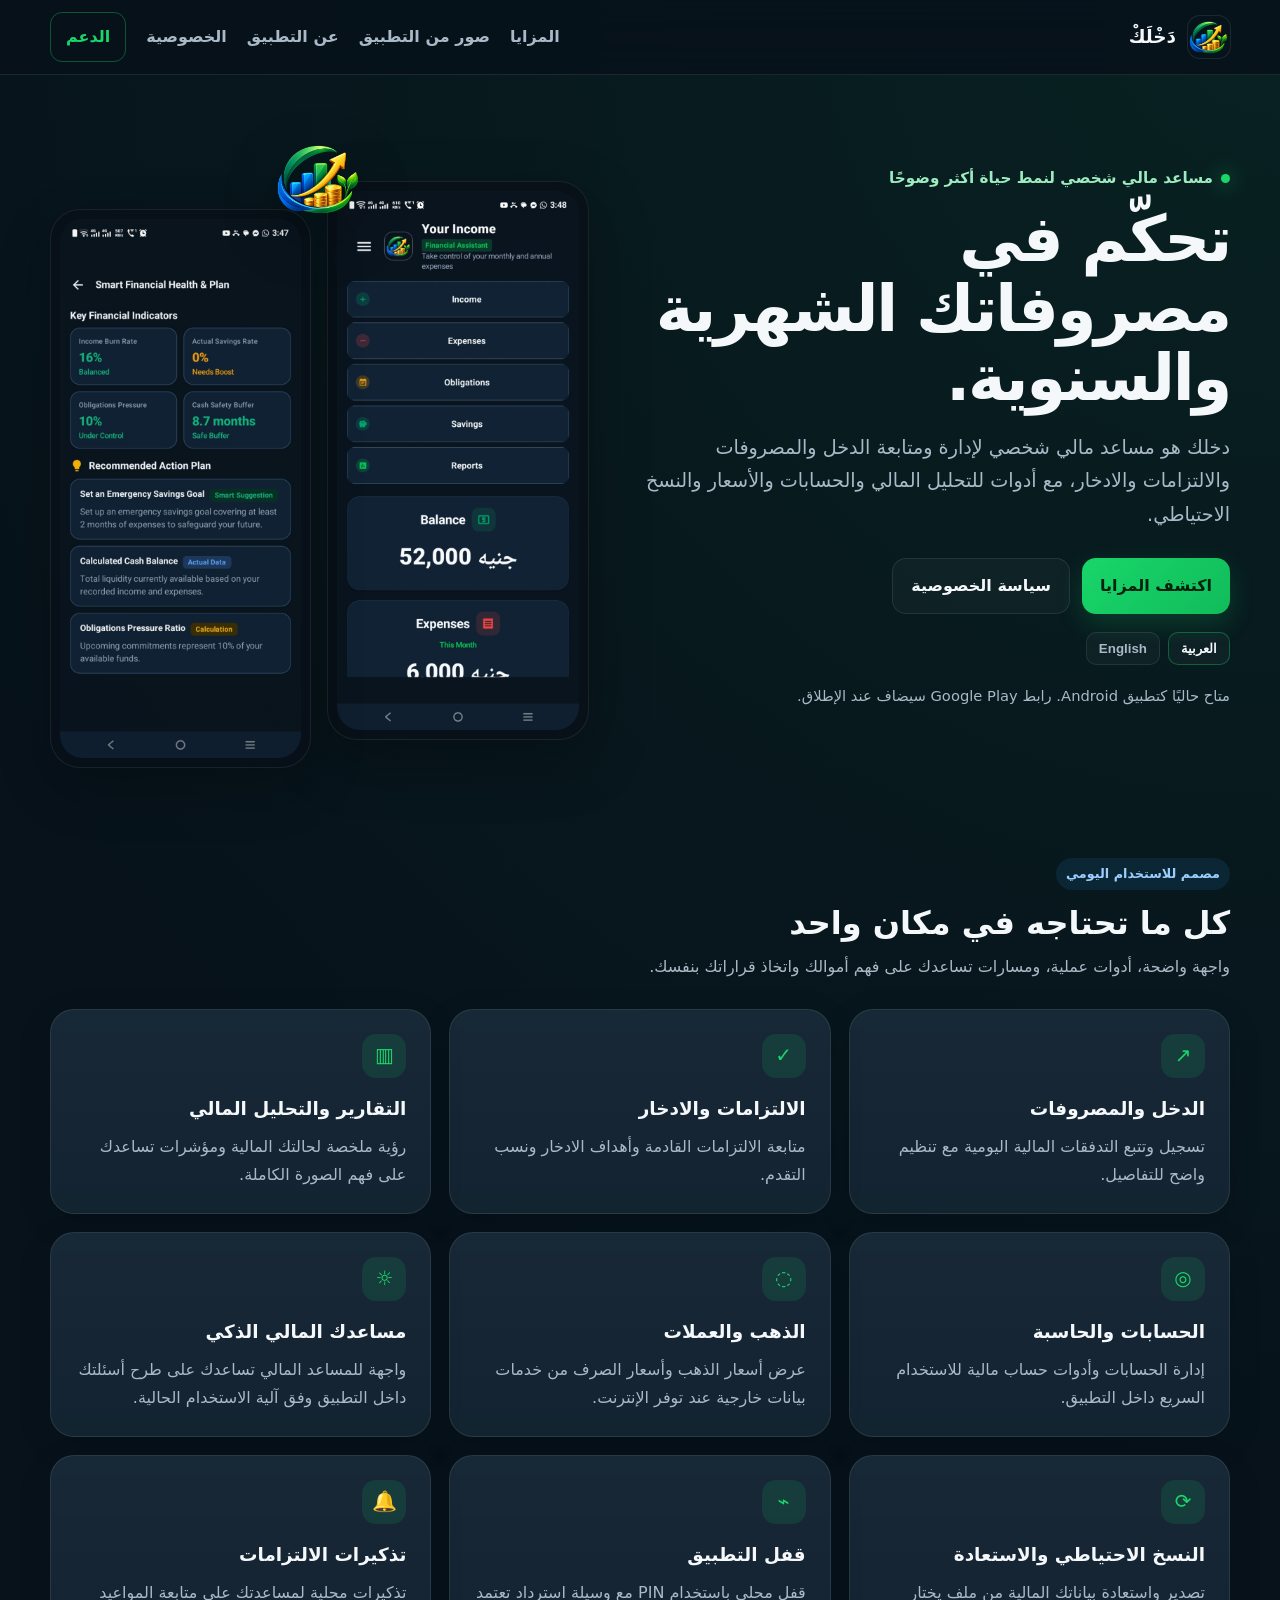
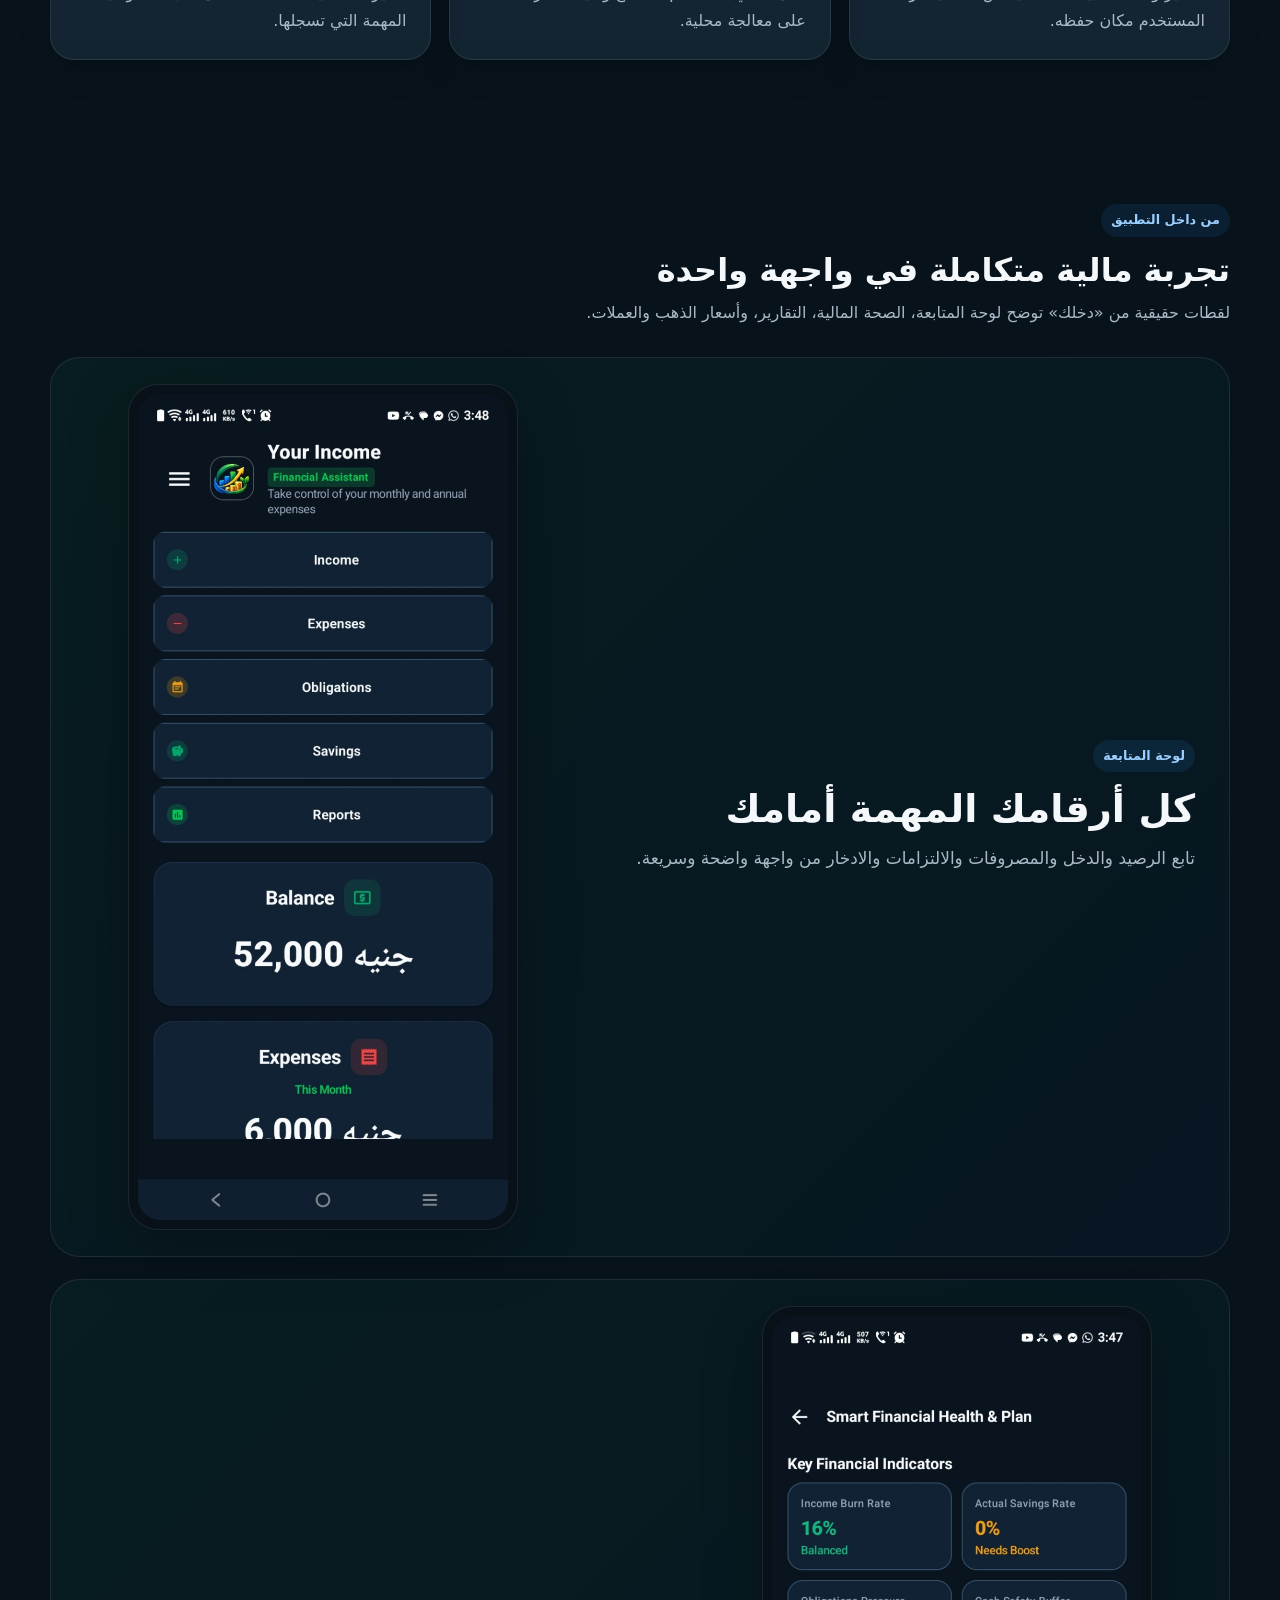
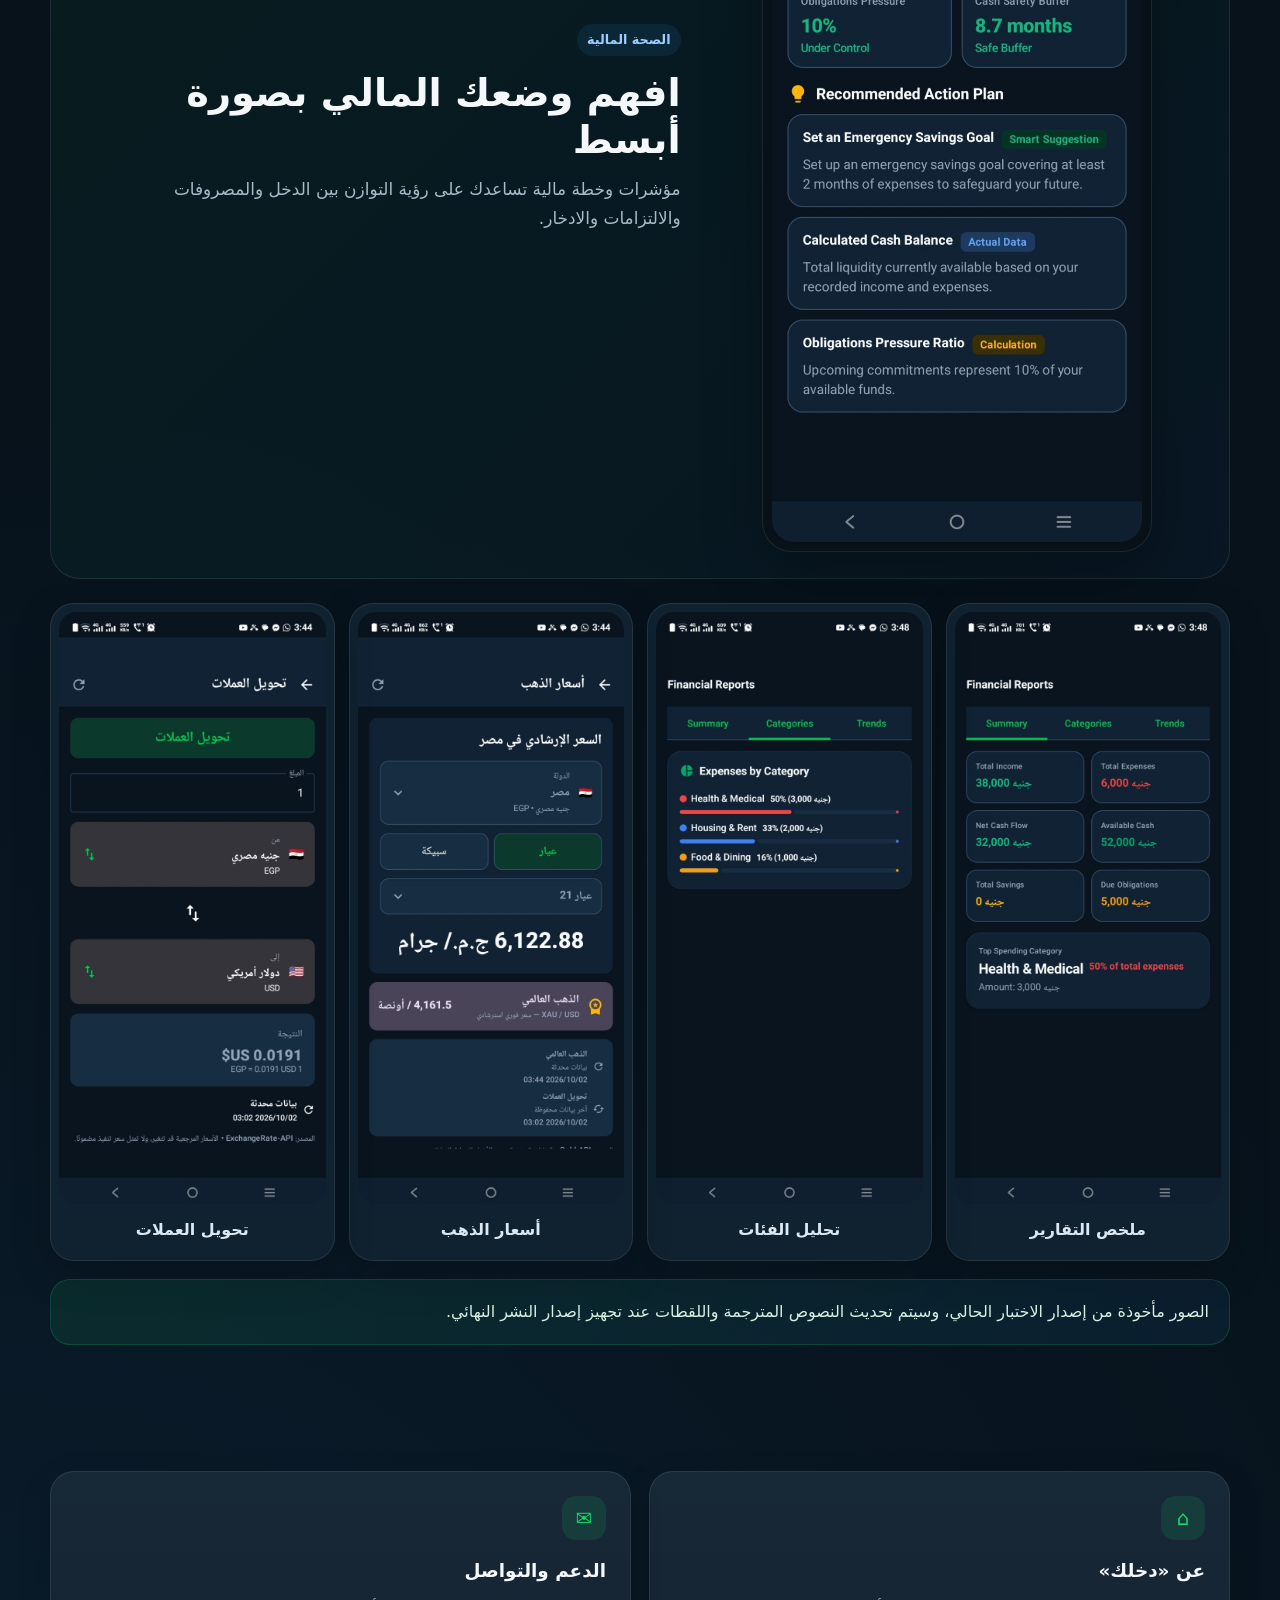
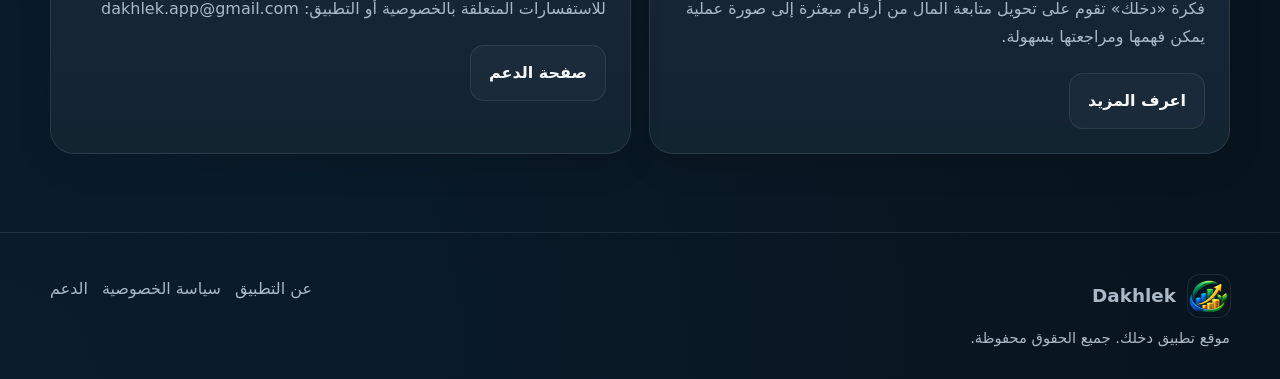
<file: index.html>
<!doctype html>
<html lang="ar" dir="rtl">
<head>
<meta charset="utf-8">
<meta name="viewport" content="width=device-width, initial-scale=1">
<meta name="description" content="دخلك — مساعد مالي شخصي لإدارة الدخل والمصروفات والالتزامات والادخار والمتابعة المالية.">
<meta name="theme-color" content="#07121b">
<title>دخلك | إدارة مصروفاتك ودخلك بوضوح</title>
<link rel="icon" href="assets/logo.png">
<link rel="stylesheet" href="styles.css">
</head>
<body>
<header class="nav">
  <div class="container nav-inner">
    <a class="brand" href="index.html"><img src="assets/logo.png" alt="شعار دخلك"><span>دَخْلَكْ</span></a>
    <button class="menu-toggle" type="button" aria-label="فتح القائمة" aria-expanded="false" aria-controls="site-menu">☰</button>
    <nav class="nav-links" id="site-menu">
      <a href="#features"><span data-lang="ar">المزايا</span><span data-lang="en" hidden>Features</span></a>
      <a href="#screens"><span data-lang="ar">صور من التطبيق</span><span data-lang="en" hidden>Screenshots</span></a>
      <a href="about.html"><span data-lang="ar">عن التطبيق</span><span data-lang="en" hidden>About</span></a>
      <a href="privacy.html"><span data-lang="ar">الخصوصية</span><span data-lang="en" hidden>Privacy</span></a>
      <a href="support.html" class="nav-cta"><span data-lang="ar">الدعم</span><span data-lang="en" hidden>Support</span></a>
    </nav>
  </div>
</header>
<main>
<section class="hero">
  <div class="container hero-grid">
    <div>
      <div class="eyebrow"><span class="dot"></span><span data-lang="ar">مساعد مالي شخصي لنمط حياة أكثر وضوحًا</span><span data-lang="en" hidden>Personal finance for clearer everyday decisions</span></div>
      <h1 data-lang="ar">تحكّم في مصروفاتك الشهرية والسنوية.</h1>
      <h1 data-lang="en" hidden>Take control of your income and spending.</h1>
      <p class="lead" data-lang="ar">دخلك هو مساعد مالي شخصي لإدارة ومتابعة الدخل والمصروفات والالتزامات والادخار، مع أدوات للتحليل المالي والحسابات والأسعار والنسخ الاحتياطي.</p>
      <p class="lead" data-lang="en" hidden>Dakhlek is a personal finance companion for managing income, expenses, obligations and savings, with financial insights, calculators, market data and backup tools.</p>
      <div class="actions">
        <a class="btn btn-primary" href="#features"><span data-lang="ar">اكتشف المزايا</span><span data-lang="en" hidden>Explore features</span></a>
        <a class="btn btn-ghost" href="privacy.html"><span data-lang="ar">سياسة الخصوصية</span><span data-lang="en" hidden>Privacy Policy</span></a>
      </div>
      <div class="lang-switch" aria-label="Language switcher">
        <button class="lang-btn" data-set-lang="ar" onclick="setLang('ar')">العربية</button>
        <button class="lang-btn" data-set-lang="en" onclick="setLang('en')">English</button>
      </div>
      <p class="small" style="margin-top:18px"><span data-lang="ar">متاح حاليًا كتطبيق Android. رابط Google Play سيضاف عند الإطلاق.</span><span data-lang="en" hidden>Available as an Android app. The Google Play link will be added at launch.</span></p>
    </div>
    <div class="hero-visual hero-showcase" aria-label="لقطات من التطبيق">
      <div class="hero-logo-mark"><img src="assets/logo.png" alt="شعار تطبيق دخلك"></div>
      <div class="phone phone-main"><img src="assets/dashboard.jpg" alt="الواجهة الرئيسية لتطبيق دخلك"></div>
      <div class="phone small"><img src="assets/financial-health.jpg" alt="الصحة والخطة المالية الذكية في تطبيق دخلك"></div>
    </div>
  </div>
</section>
<section class="section" id="features">
  <div class="container">
    <span class="tag"><span data-lang="ar">مصمم للاستخدام اليومي</span><span data-lang="en" hidden>Built for everyday use</span></span>
    <h2 class="section-title"><span data-lang="ar">كل ما تحتاجه في مكان واحد</span><span data-lang="en" hidden>Everything you need in one place</span></h2>
    <p class="section-lead"><span data-lang="ar">واجهة واضحة، أدوات عملية، ومسارات تساعدك على فهم أموالك واتخاذ قراراتك بنفسك.</span><span data-lang="en" hidden>A clear interface and practical tools that help you understand your finances and make your own decisions.</span></p>
    <div class="grid-3">
      <article class="card"><div class="icon">↗</div><h3><span data-lang="ar">الدخل والمصروفات</span><span data-lang="en" hidden>Income & expenses</span></h3><p><span data-lang="ar">تسجيل وتتبع التدفقات المالية اليومية مع تنظيم واضح للتفاصيل.</span><span data-lang="en" hidden>Track daily inflows and outflows with clear, structured details.</span></p></article>
      <article class="card"><div class="icon">✓</div><h3><span data-lang="ar">الالتزامات والادخار</span><span data-lang="en" hidden>Obligations & savings</span></h3><p><span data-lang="ar">متابعة الالتزامات القادمة وأهداف الادخار ونسب التقدم.</span><span data-lang="en" hidden>Monitor upcoming obligations and savings goals with progress tracking.</span></p></article>
      <article class="card"><div class="icon">▥</div><h3><span data-lang="ar">التقارير والتحليل المالي</span><span data-lang="en" hidden>Reports & financial analysis</span></h3><p><span data-lang="ar">رؤية ملخصة لحالتك المالية ومؤشرات تساعدك على فهم الصورة الكاملة.</span><span data-lang="en" hidden>See a concise view of your financial status and key indicators.</span></p></article>
      <article class="card"><div class="icon">◎</div><h3><span data-lang="ar">الحسابات والحاسبة</span><span data-lang="en" hidden>Accounts & calculator</span></h3><p><span data-lang="ar">إدارة الحسابات وأدوات حساب مالية للاستخدام السريع داخل التطبيق.</span><span data-lang="en" hidden>Manage accounts and use practical financial calculators inside the app.</span></p></article>
      <article class="card"><div class="icon">◌</div><h3><span data-lang="ar">الذهب والعملات</span><span data-lang="en" hidden>Gold & currencies</span></h3><p><span data-lang="ar">عرض أسعار الذهب وأسعار الصرف من خدمات بيانات خارجية عند توفر الإنترنت.</span><span data-lang="en" hidden>View gold prices and exchange rates from external market-data services when online.</span></p></article>
      <article class="card"><div class="icon">☼</div><h3><span data-lang="ar">مساعدك المالي الذكي</span><span data-lang="en" hidden>Financial coach</span></h3><p><span data-lang="ar">واجهة للمساعد المالي تساعدك على طرح أسئلتك داخل التطبيق وفق آلية الاستخدام الحالية.</span><span data-lang="en" hidden>A dedicated financial-assistant interface for asking questions within the app.</span></p></article>
      <article class="card"><div class="icon">⟳</div><h3><span data-lang="ar">النسخ الاحتياطي والاستعادة</span><span data-lang="en" hidden>Backup & restore</span></h3><p><span data-lang="ar">تصدير واستعادة بياناتك المالية من ملف يختار المستخدم مكان حفظه.</span><span data-lang="en" hidden>Export and restore your financial data from a user-selected backup file.</span></p></article>
      <article class="card"><div class="icon">⌁</div><h3><span data-lang="ar">قفل التطبيق</span><span data-lang="en" hidden>App lock</span></h3><p><span data-lang="ar">قفل محلي باستخدام PIN مع وسيلة استرداد تعتمد على معالجة محلية.</span><span data-lang="en" hidden>Local PIN protection with locally processed recovery information.</span></p></article>
      <article class="card"><div class="icon">🔔</div><h3><span data-lang="ar">تذكيرات الالتزامات</span><span data-lang="en" hidden>Obligation reminders</span></h3><p><span data-lang="ar">تذكيرات محلية لمساعدتك على متابعة المواعيد المهمة التي تسجلها.</span><span data-lang="en" hidden>Local reminders for important dates you enter.</span></p></article>
    </div>
  </div>
</section>
<section class="section" id="screens">
  <div class="container">
    <span class="tag"><span data-lang="ar">من داخل التطبيق</span><span data-lang="en" hidden>Inside the app</span></span>
    <h2 class="section-title"><span data-lang="ar">تجربة مالية متكاملة في واجهة واحدة</span><span data-lang="en" hidden>A complete financial experience in one app</span></h2>
    <p class="section-lead"><span data-lang="ar">لقطات حقيقية من «دخلك» توضح لوحة المتابعة، الصحة المالية، التقارير، وأسعار الذهب والعملات.</span><span data-lang="en" hidden>Real Dakhlek screenshots showing the dashboard, financial health, reports, gold prices and currency exchange.</span></p>
    <div class="feature-showcase">
      <article class="showcase-row">
        <div class="showcase-copy"><span class="tag"><span data-lang="ar">لوحة المتابعة</span><span data-lang="en" hidden>Dashboard</span></span><h3><span data-lang="ar">كل أرقامك المهمة أمامك</span><span data-lang="en" hidden>Your key numbers at a glance</span></h3><p><span data-lang="ar">تابع الرصيد والدخل والمصروفات والالتزامات والادخار من واجهة واضحة وسريعة.</span><span data-lang="en" hidden>Track balance, income, expenses, obligations and savings from a clear, fast dashboard.</span></p></div>
        <figure class="app-shot"><img src="assets/dashboard.jpg" alt="لوحة المتابعة في تطبيق دخلك" loading="lazy"></figure>
      </article>
      <article class="showcase-row reverse">
        <div class="showcase-copy"><span class="tag"><span data-lang="ar">الصحة المالية</span><span data-lang="en" hidden>Financial health</span></span><h3><span data-lang="ar">افهم وضعك المالي بصورة أبسط</span><span data-lang="en" hidden>Understand your financial position</span></h3><p><span data-lang="ar">مؤشرات وخطة مالية تساعدك على رؤية التوازن بين الدخل والمصروفات والالتزامات والادخار.</span><span data-lang="en" hidden>Indicators and a financial plan help you see the balance between income, spending, obligations and savings.</span></p></div>
        <figure class="app-shot"><img src="assets/financial-health.jpg" alt="الصحة والخطة المالية الذكية" loading="lazy"></figure>
      </article>
    </div>
    <div class="screens-grid">
      <figure class="screen-card"><img src="assets/reports-summary.jpg" alt="ملخص التقارير المالية" loading="lazy"><figcaption><span data-lang="ar">ملخص التقارير</span><span data-lang="en" hidden>Reports summary</span></figcaption></figure>
      <figure class="screen-card"><img src="assets/reports-categories.jpg" alt="تحليل المصروفات حسب الفئات" loading="lazy"><figcaption><span data-lang="ar">تحليل الفئات</span><span data-lang="en" hidden>Category analysis</span></figcaption></figure>
      <figure class="screen-card"><img src="assets/gold-prices.jpg" alt="أسعار الذهب داخل تطبيق دخلك" loading="lazy"><figcaption><span data-lang="ar">أسعار الذهب</span><span data-lang="en" hidden>Gold prices</span></figcaption></figure>
      <figure class="screen-card"><img src="assets/currency-exchange.jpg" alt="تحويل العملات داخل تطبيق دخلك" loading="lazy"><figcaption><span data-lang="ar">تحويل العملات</span><span data-lang="en" hidden>Currency exchange</span></figcaption></figure>
    </div>
    <div class="note" style="margin-top:18px"><span data-lang="ar">الصور مأخوذة من إصدار الاختبار الحالي، وسيتم تحديث النصوص المترجمة واللقطات عند تجهيز إصدار النشر النهائي.</span><span data-lang="en" hidden>Screenshots are from the current test build. Translated text and screenshots will be refreshed for the final release.</span></div>
  </div>
</section>
<section class="section support-section">
  <div class="container grid-2">
    <article class="card"><div class="icon">⌂</div><h3><span data-lang="ar">عن «دخلك»</span><span data-lang="en" hidden>About Dakhlek</span></h3><p><span data-lang="ar">فكرة «دخلك» تقوم على تحويل متابعة المال من أرقام مبعثرة إلى صورة عملية يمكن فهمها ومراجعتها بسهولة.</span><span data-lang="en" hidden>Dakhlek is designed to turn scattered financial entries into a practical picture that is easier to understand and review.</span></p><div class="actions"><a class="btn btn-ghost" href="about.html"><span data-lang="ar">اعرف المزيد</span><span data-lang="en" hidden>Learn more</span></a></div></article>
    <article class="card"><div class="icon">✉</div><h3><span data-lang="ar">الدعم والتواصل</span><span data-lang="en" hidden>Support & contact</span></h3><p><span data-lang="ar">للاستفسارات المتعلقة بالخصوصية أو التطبيق: dakhlek.app@gmail.com</span><span data-lang="en" hidden>For app or privacy inquiries: dakhlek.app@gmail.com</span></p><div class="actions"><a class="btn btn-ghost" href="support.html"><span data-lang="ar">صفحة الدعم</span><span data-lang="en" hidden>Support page</span></a></div></article>
  </div>
</section>
</main>
<footer class="footer">
  <div class="container footer-grid">
    <div><div class="brand"><img src="assets/logo.png" alt="شعار دخلك"><span>Dakhlek</span></div><p class="small" style="margin:8px 0 0"><span data-lang="ar">موقع تطبيق دخلك. جميع الحقوق محفوظة.</span><span data-lang="en" hidden>Dakhlek app website. All rights reserved.</span></p></div>
    <div class="footer-links"><a href="about.html"><span data-lang="ar">عن التطبيق</span><span data-lang="en" hidden>About</span></a><a href="privacy.html"><span data-lang="ar">سياسة الخصوصية</span><span data-lang="en" hidden>Privacy Policy</span></a><a href="support.html"><span data-lang="ar">الدعم</span><span data-lang="en" hidden>Support</span></a></div>
  </div>
</footer>
<script src="script.js"></script>
</body>
</html>
</file>
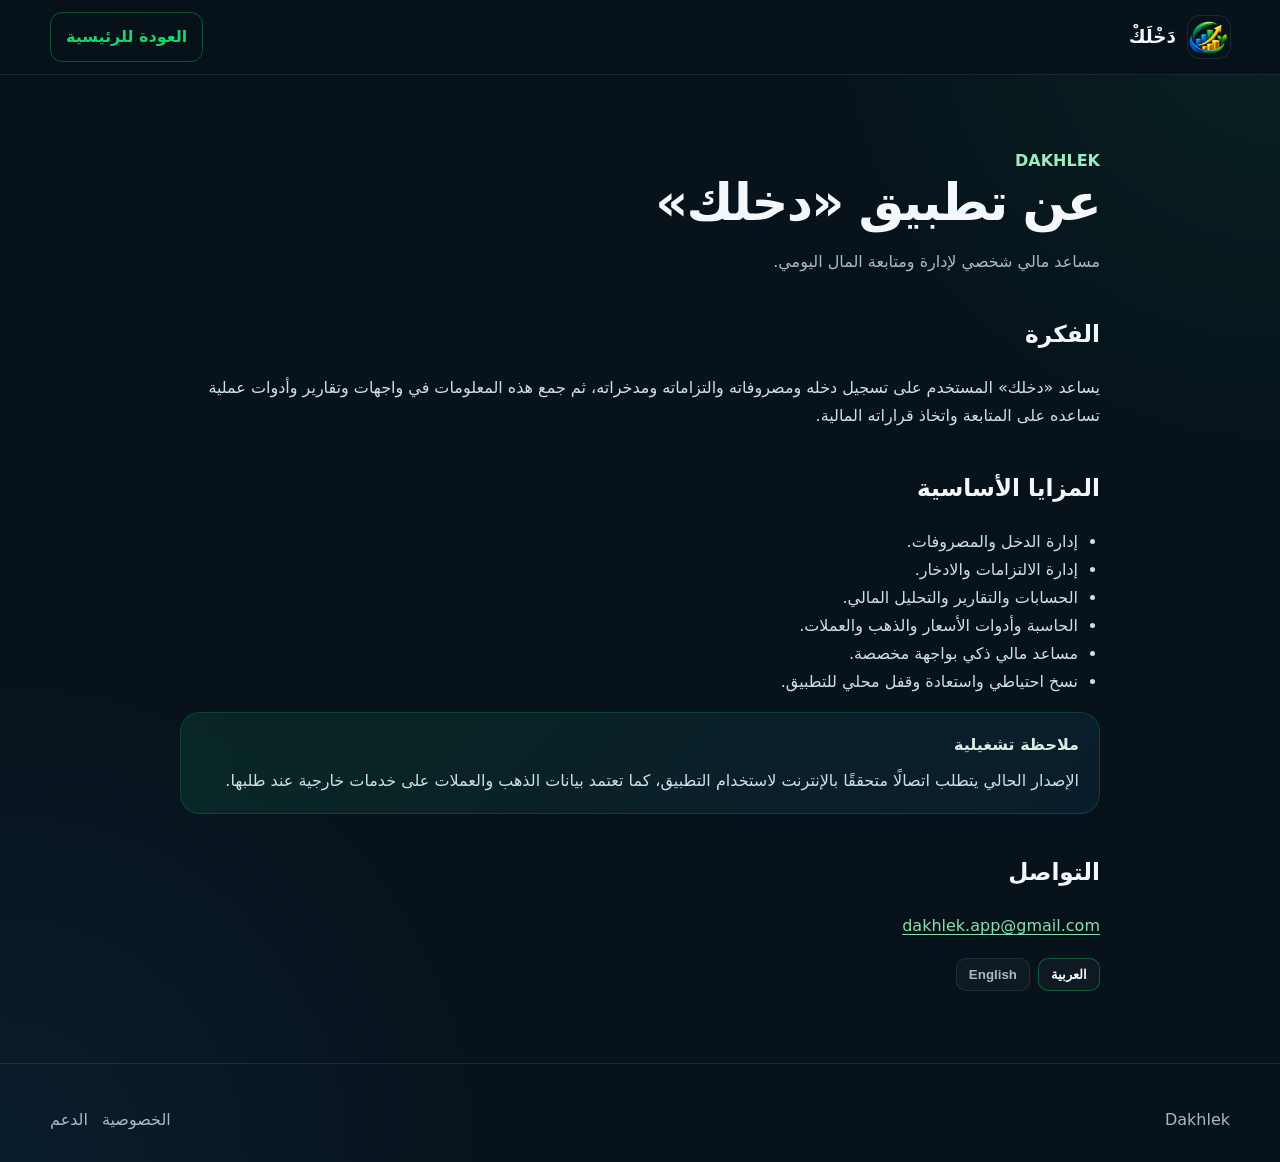
<file: about.html>
<!doctype html><html lang="ar" dir="rtl"><head><meta charset="utf-8"><meta name="viewport" content="width=device-width, initial-scale=1"><meta name="description" content="عن تطبيق دخلك ومجالاته الرئيسية."><title>عن دخلك</title><link rel="icon" href="assets/logo.png"><link rel="stylesheet" href="styles.css"></head><body><header class="nav"><div class="container nav-inner"><a class="brand" href="index.html"><img src="assets/logo.png" alt="شعار دخلك"><span>دَخْلَكْ</span></a><a class="nav-cta" href="index.html"><span data-lang="ar">العودة للرئيسية</span><span data-lang="en" hidden>Home</span></a></div></header><main class="article"><div class="kicker">DAKHLEK</div><h1><span data-lang="ar">عن تطبيق «دخلك»</span><span data-lang="en" hidden>About Dakhlek</span></h1><p class="meta"><span data-lang="ar">مساعد مالي شخصي لإدارة ومتابعة المال اليومي.</span><span data-lang="en" hidden>A personal finance companion for everyday money management.</span></p><section><h2><span data-lang="ar">الفكرة</span><span data-lang="en" hidden>The idea</span></h2><p><span data-lang="ar">يساعد «دخلك» المستخدم على تسجيل دخله ومصروفاته والتزاماته ومدخراته، ثم جمع هذه المعلومات في واجهات وتقارير وأدوات عملية تساعده على المتابعة واتخاذ قراراته المالية.</span><span data-lang="en" hidden>Dakhlek helps users record income, expenses, obligations and savings, then organize that information into practical views, reports and tools for better financial awareness.</span></p></section><section><h2><span data-lang="ar">المزايا الأساسية</span><span data-lang="en" hidden>Core features</span></h2><ul><li>إدارة الدخل والمصروفات.</li><li>إدارة الالتزامات والادخار.</li><li>الحسابات والتقارير والتحليل المالي.</li><li>الحاسبة وأدوات الأسعار والذهب والعملات.</li><li>مساعد مالي ذكي بواجهة مخصصة.</li><li>نسخ احتياطي واستعادة وقفل محلي للتطبيق.</li></ul></section><section class="note"><strong>ملاحظة تشغيلية</strong><p style="margin:8px 0 0">الإصدار الحالي يتطلب اتصالًا متحققًا بالإنترنت لاستخدام التطبيق، كما تعتمد بيانات الذهب والعملات على خدمات خارجية عند طلبها.</p></section><section><h2>التواصل</h2><p><a href="mailto:dakhlek.app@gmail.com">dakhlek.app@gmail.com</a></p></section><div class="lang-switch"><button class="lang-btn" data-set-lang="ar" onclick="setLang('ar')">العربية</button><button class="lang-btn" data-set-lang="en" onclick="setLang('en')">English</button></div></main><footer class="footer"><div class="container footer-grid"><span>Dakhlek</span><div class="footer-links"><a href="privacy.html">الخصوصية</a><a href="support.html">الدعم</a></div></div></footer><script src="script.js"></script></body></html>
</file>
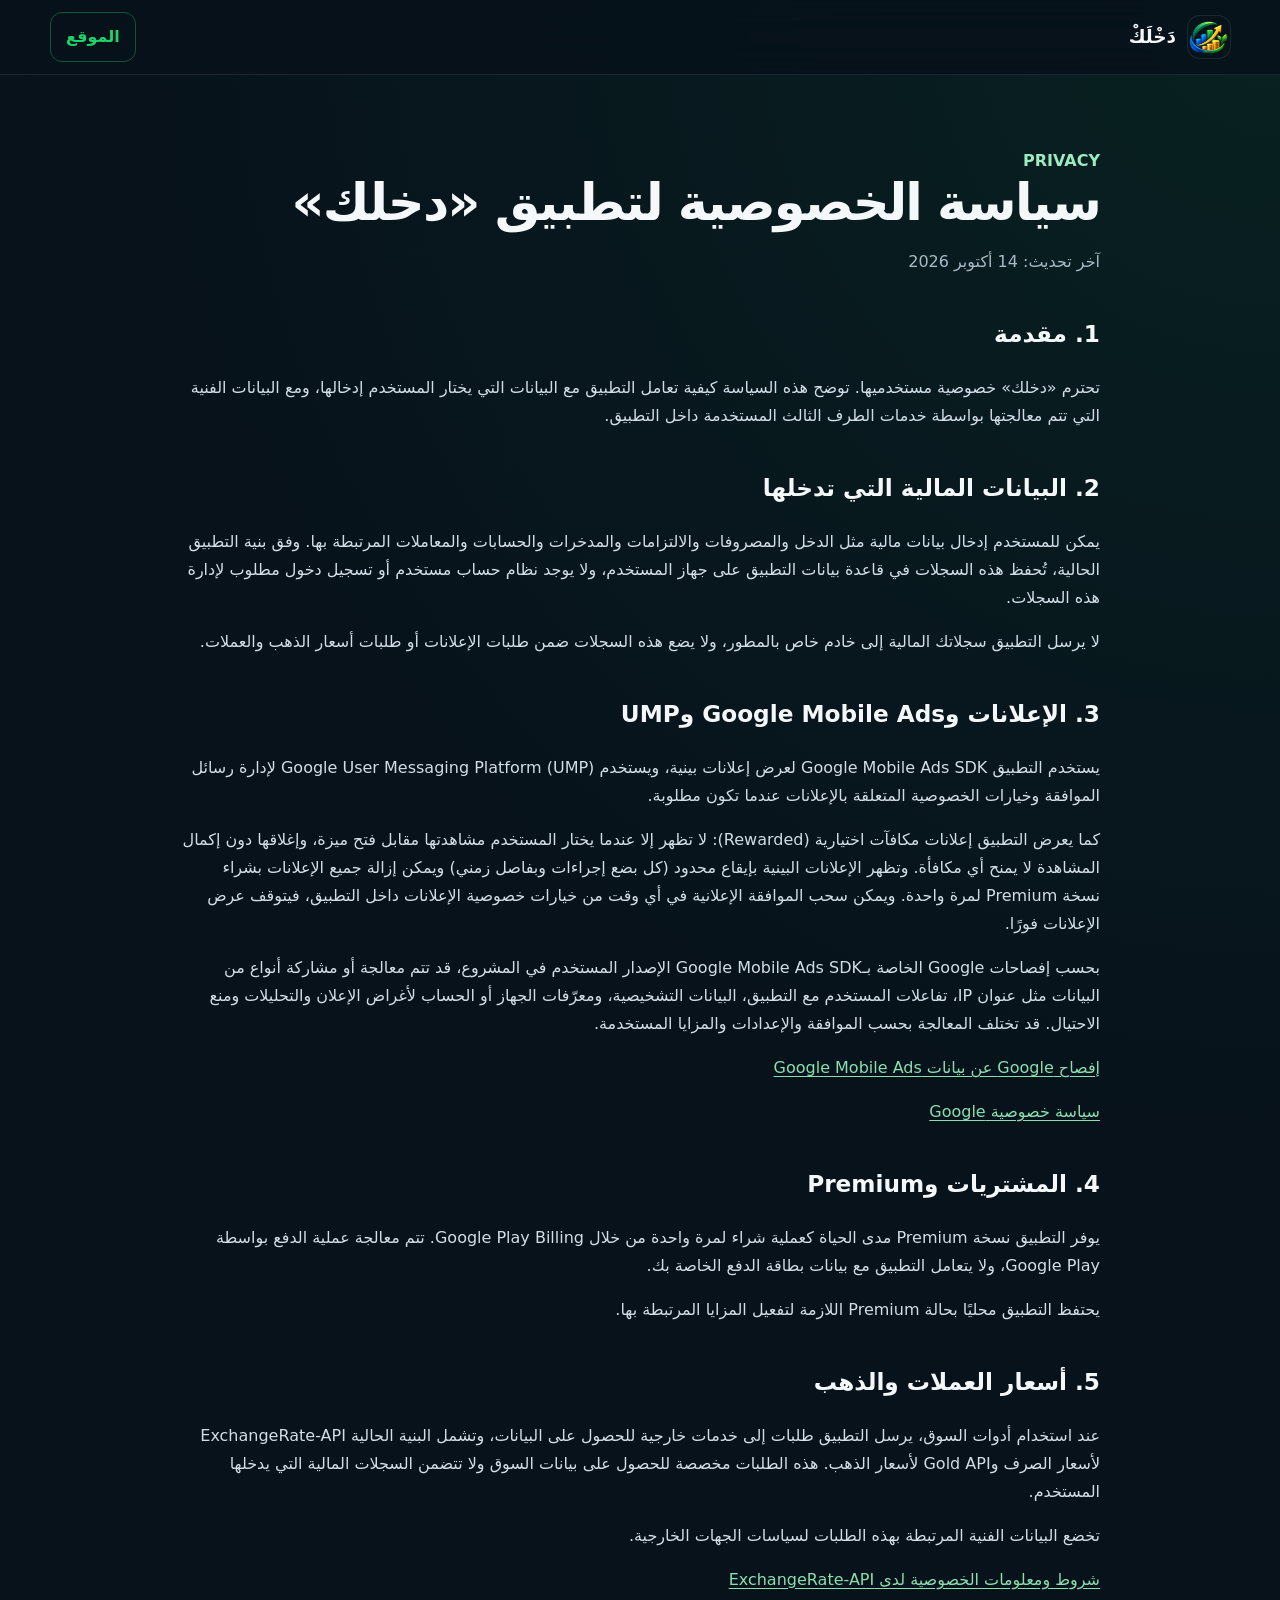
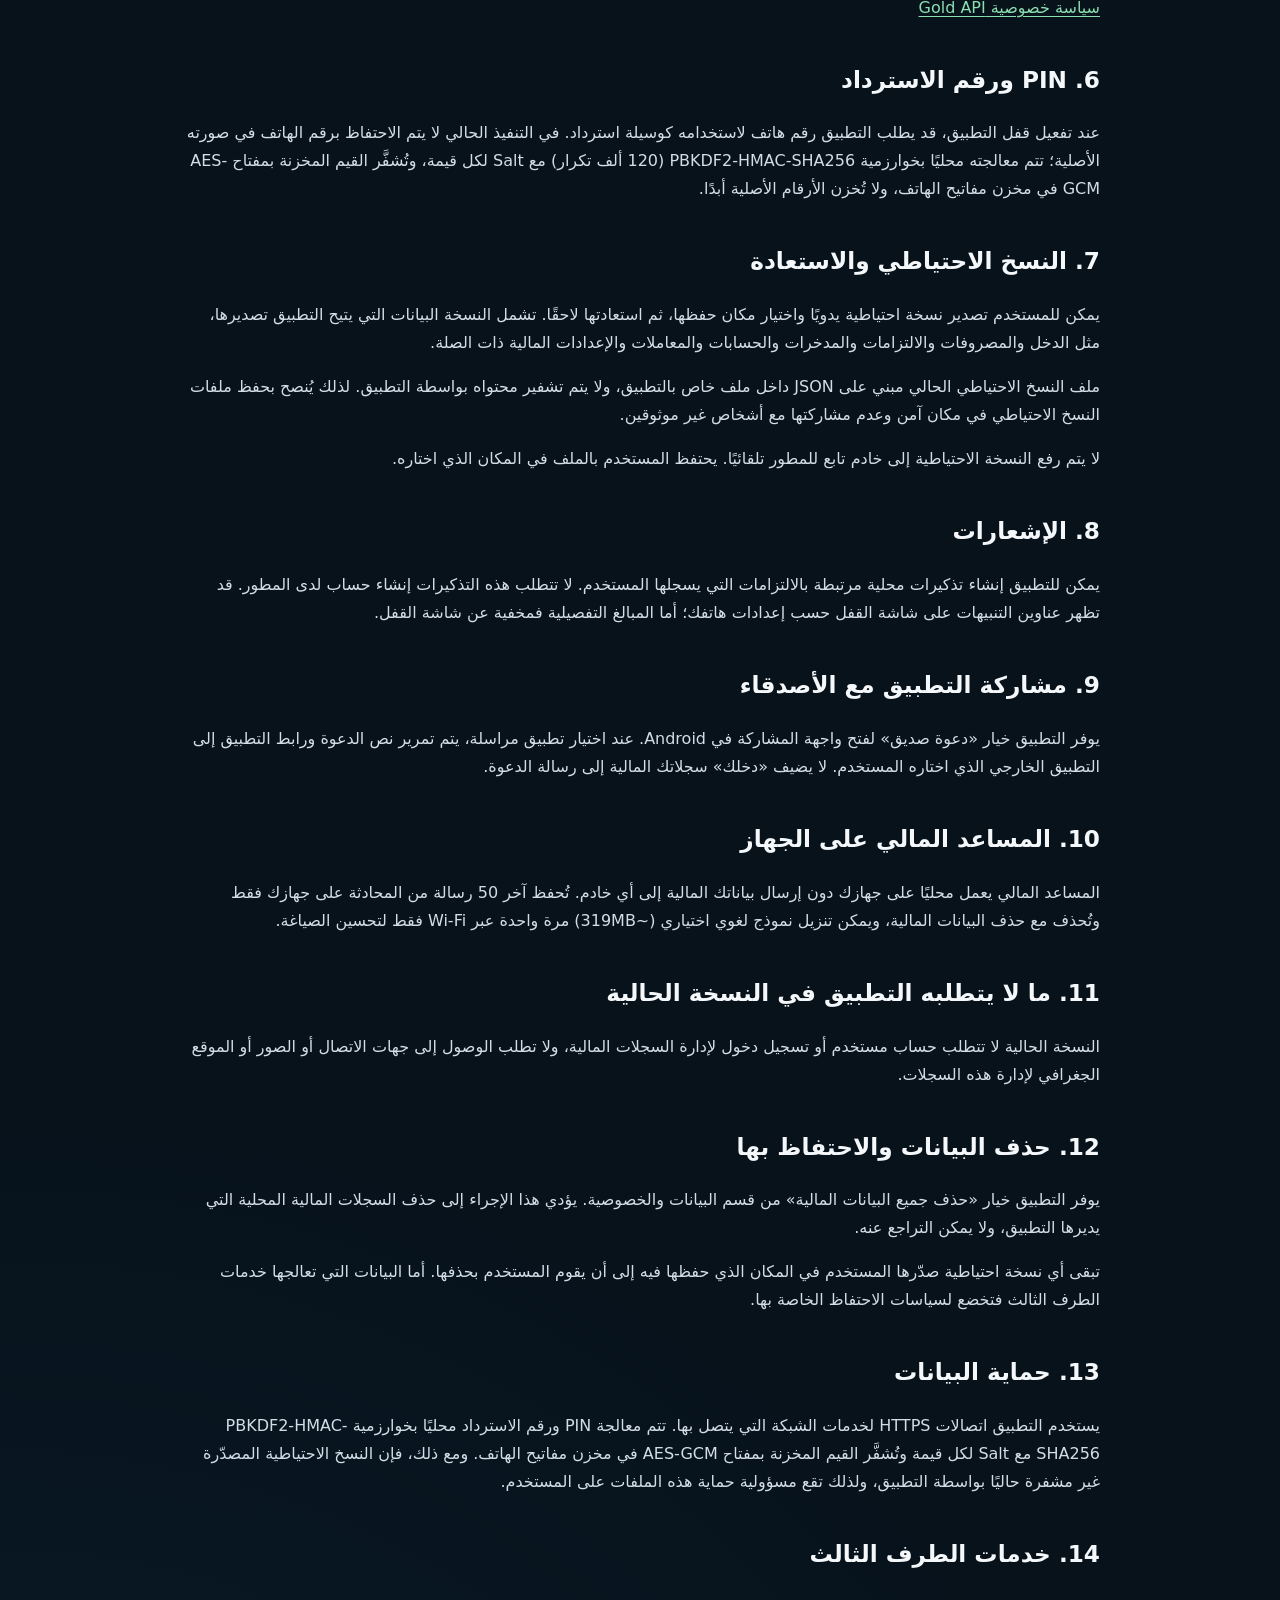
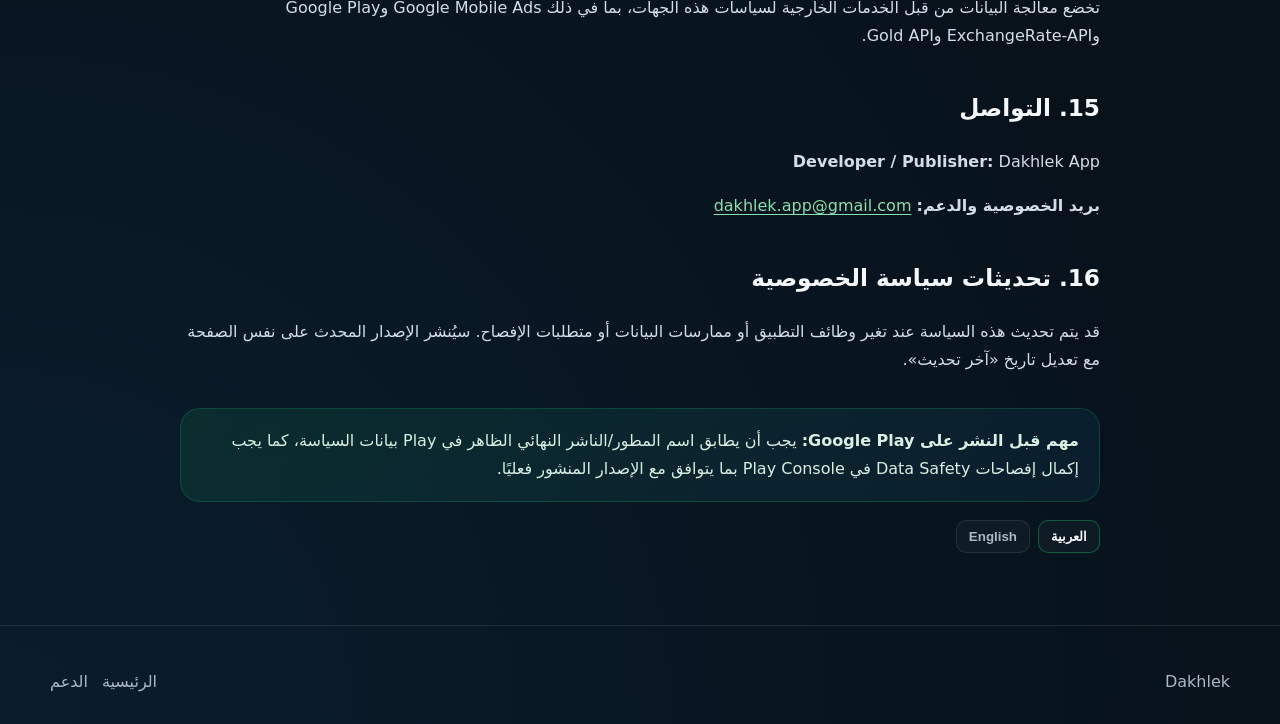
<file: privacy.html>
<!doctype html>
<html lang="ar" dir="rtl">
<head>
<meta charset="utf-8"><meta name="viewport" content="width=device-width, initial-scale=1">
<meta name="description" content="سياسة الخصوصية لتطبيق دخلك.">
<title>سياسة الخصوصية — دخلك</title><link rel="stylesheet" href="styles.css">
</head>
<body>
<header class="nav"><div class="container nav-inner"><a class="brand" href="index.html"><img src="assets/logo.png" alt="شعار دخلك"><span>دَخْلَكْ</span></a><a class="nav-cta" href="index.html"><span data-lang="ar">الموقع</span><span data-lang="en" hidden>Website</span></a></div></header>
<main class="article">
  <div class="kicker">PRIVACY</div>
  <h1><span data-lang="ar">سياسة الخصوصية لتطبيق «دخلك»</span><span data-lang="en" hidden>Privacy Policy for “Dakhlek”</span></h1>
  <p class="meta"><span data-lang="ar">آخر تحديث: 14 أكتوبر 2026</span><span data-lang="en" hidden>Last updated: October 14, 2026</span></p>

  <section>
    <h2><span data-lang="ar">1. مقدمة</span><span data-lang="en" hidden>1. Introduction</span></h2>
    <p><span data-lang="ar">تحترم «دخلك» خصوصية مستخدميها. توضح هذه السياسة كيفية تعامل التطبيق مع البيانات التي يختار المستخدم إدخالها، ومع البيانات الفنية التي تتم معالجتها بواسطة خدمات الطرف الثالث المستخدمة داخل التطبيق.</span><span data-lang="en" hidden>Dakhlek respects user privacy. This policy explains how the app handles information entered by users and technical data processed by third-party services used by the app.</span></p>
  </section>

  <section>
    <h2><span data-lang="ar">2. البيانات المالية التي تدخلها</span><span data-lang="en" hidden>2. Financial Data You Enter</span></h2>
    <p><span data-lang="ar">يمكن للمستخدم إدخال بيانات مالية مثل الدخل والمصروفات والالتزامات والمدخرات والحسابات والمعاملات المرتبطة بها. وفق بنية التطبيق الحالية، تُحفظ هذه السجلات في قاعدة بيانات التطبيق على جهاز المستخدم، ولا يوجد نظام حساب مستخدم أو تسجيل دخول مطلوب لإدارة هذه السجلات.</span><span data-lang="en" hidden>You may enter financial information such as income, expenses, obligations, savings, accounts and related transactions. In the current app architecture, these records are stored in the app database on the user's device. No user account or login is required for financial-record management.</span></p>
    <p><span data-lang="ar">لا يرسل التطبيق سجلاتك المالية إلى خادم خاص بالمطور، ولا يضع هذه السجلات ضمن طلبات الإعلانات أو طلبات أسعار الذهب والعملات.</span><span data-lang="en" hidden>The app does not send your financial records to a developer-controlled server and does not include those records in advertising requests or gold/currency market-data requests.</span></p>
  </section>

  <section>
    <h2><span data-lang="ar">3. الإعلانات وGoogle Mobile Ads وUMP</span><span data-lang="en" hidden>3. Advertising, Google Mobile Ads and UMP</span></h2>
    <p><span data-lang="ar">يستخدم التطبيق Google Mobile Ads SDK لعرض إعلانات بينية، ويستخدم Google User Messaging Platform (UMP) لإدارة رسائل الموافقة وخيارات الخصوصية المتعلقة بالإعلانات عندما تكون مطلوبة.</span><span data-lang="en" hidden>The app uses the Google Mobile Ads SDK for interstitial advertising and Google User Messaging Platform (UMP) to manage consent messaging and relevant privacy choices when required.</span></p>
    <p><span data-lang="ar">كما يعرض التطبيق إعلانات مكافآت اختيارية (Rewarded): لا تظهر إلا عندما يختار المستخدم مشاهدتها مقابل فتح ميزة، وإغلاقها دون إكمال المشاهدة لا يمنح أي مكافأة. وتظهر الإعلانات البينية بإيقاع محدود (كل بضع إجراءات وبفاصل زمني) ويمكن إزالة جميع الإعلانات بشراء نسخة Premium لمرة واحدة. ويمكن سحب الموافقة الإعلانية في أي وقت من خيارات خصوصية الإعلانات داخل التطبيق، فيتوقف عرض الإعلانات فورًا.</span><span data-lang="en" hidden>It also shows opt-in rewarded ads: they appear only when the user chooses to watch one to unlock a feature, and dismissing without finishing earns nothing. Interstitials are paced (every few actions with a time gap). All ads are removed by the one-time Premium purchase. Ad consent can be withdrawn anytime from the in-app ad-privacy options, which stops ad serving immediately.</span></p>
    <p><span data-lang="ar">بحسب إفصاحات Google الخاصة بـGoogle Mobile Ads SDK الإصدار المستخدم في المشروع، قد تتم معالجة أو مشاركة أنواع من البيانات مثل عنوان IP، تفاعلات المستخدم مع التطبيق، البيانات التشخيصية، ومعرّفات الجهاز أو الحساب لأغراض الإعلان والتحليلات ومنع الاحتيال. قد تختلف المعالجة بحسب الموافقة والإعدادات والمزايا المستخدمة.</span><span data-lang="en" hidden>According to Google's disclosures for the Google Mobile Ads SDK version used by the project, data such as IP address, user product interactions, diagnostic information, and device/account identifiers may be processed or shared for advertising, analytics, and fraud-prevention purposes. Actual processing can vary depending on consent, settings and features in use.</span></p>
    <p><a href="https://developers.google.com/admob/android/privacy/play-data-disclosure" target="_blank" rel="noopener"><span data-lang="ar">إفصاح Google عن بيانات Google Mobile Ads</span><span data-lang="en" hidden>Google Mobile Ads data disclosure</span></a></p>
    <p><a href="https://policies.google.com/privacy" target="_blank" rel="noopener"><span data-lang="ar">سياسة خصوصية Google</span><span data-lang="en" hidden>Google Privacy Policy</span></a></p>
  </section>

  <section>
    <h2><span data-lang="ar">4. المشتريات وPremium</span><span data-lang="en" hidden>4. Purchases and Premium</span></h2>
    <p><span data-lang="ar">يوفر التطبيق نسخة Premium مدى الحياة كعملية شراء لمرة واحدة من خلال Google Play Billing. تتم معالجة عملية الدفع بواسطة Google Play، ولا يتعامل التطبيق مع بيانات بطاقة الدفع الخاصة بك.</span><span data-lang="en" hidden>The app offers a lifetime Premium entitlement as a one-time purchase through Google Play Billing. Payment processing is handled by Google Play, and the app does not handle your payment-card details.</span></p>
    <p><span data-lang="ar">يحتفظ التطبيق محليًا بحالة Premium اللازمة لتفعيل المزايا المرتبطة بها.</span><span data-lang="en" hidden>The app stores the Premium entitlement state locally as needed to enable the related features.</span></p>
  </section>

  <section>
    <h2><span data-lang="ar">5. أسعار العملات والذهب</span><span data-lang="en" hidden>5. Currency and Gold Market Data</span></h2>
    <p><span data-lang="ar">عند استخدام أدوات السوق، يرسل التطبيق طلبات إلى خدمات خارجية للحصول على البيانات، وتشمل البنية الحالية ExchangeRate-API لأسعار الصرف وGold API لأسعار الذهب. هذه الطلبات مخصصة للحصول على بيانات السوق ولا تتضمن السجلات المالية التي يدخلها المستخدم.</span><span data-lang="en" hidden>When market tools are used, the app sends requests to external services, including ExchangeRate-API for exchange-rate data and Gold API for gold-price data. These requests are intended to retrieve market data and do not include the user's financial records.</span></p>
    <p><span data-lang="ar">تخضع البيانات الفنية المرتبطة بهذه الطلبات لسياسات الجهات الخارجية.</span><span data-lang="en" hidden>Technical information associated with these requests is subject to the third-party providers' own policies.</span></p>
    <p><a href="https://www.exchangerate-api.com/terms" target="_blank" rel="noopener"><span data-lang="ar">شروط ومعلومات الخصوصية لدى ExchangeRate-API</span><span data-lang="en" hidden>ExchangeRate-API terms and privacy information</span></a><br><a href="https://gold-api.com/privacy" target="_blank" rel="noopener"><span data-lang="ar">سياسة خصوصية Gold API</span><span data-lang="en" hidden>Gold API Privacy Policy</span></a></p>
  </section>

  <section>
    <h2><span data-lang="ar">6. PIN ورقم الاسترداد</span><span data-lang="en" hidden>6. PIN and Recovery Phone</span></h2>
    <p><span data-lang="ar">عند تفعيل قفل التطبيق، قد يطلب التطبيق رقم هاتف لاستخدامه كوسيلة استرداد. في التنفيذ الحالي لا يتم الاحتفاظ برقم الهاتف في صورته الأصلية؛ تتم معالجته محليًا بخوارزمية PBKDF2-HMAC-SHA256 (120 ألف تكرار) مع Salt لكل قيمة، وتُشفَّر القيم المخزنة بمفتاح AES-GCM في مخزن مفاتيح الهاتف، ولا تُخزن الأرقام الأصلية أبدًا.</span><span data-lang="en" hidden>When app lock is enabled, the app may ask for a phone number as a recovery method. In the current implementation, the original phone number is not stored in plain form; it is locally processed with PBKDF2-HMAC-SHA256 (120,000 iterations) with per-value salts, encrypted at rest with an AES-GCM phone-keystore key; original values are never stored.</span></p>
  </section>

  <section>
    <h2><span data-lang="ar">7. النسخ الاحتياطي والاستعادة</span><span data-lang="en" hidden>7. Backup and Restore</span></h2>
    <p><span data-lang="ar">يمكن للمستخدم تصدير نسخة احتياطية يدويًا واختيار مكان حفظها، ثم استعادتها لاحقًا. تشمل النسخة البيانات التي يتيح التطبيق تصديرها، مثل الدخل والمصروفات والالتزامات والمدخرات والحسابات والمعاملات والإعدادات المالية ذات الصلة.</span><span data-lang="en" hidden>You can manually export a backup, choose where to save it, and restore it later. The backup contains the data the app supports for export, such as income, expenses, obligations, savings, accounts, transactions and related financial settings.</span></p>
    <p><span data-lang="ar">ملف النسخ الاحتياطي الحالي مبني على JSON داخل ملف خاص بالتطبيق، ولا يتم تشفير محتواه بواسطة التطبيق. لذلك يُنصح بحفظ ملفات النسخ الاحتياطي في مكان آمن وعدم مشاركتها مع أشخاص غير موثوقين.</span><span data-lang="en" hidden>The current backup file uses JSON inside an app-specific file and is not encrypted by the app. Users should therefore keep backup files secure and avoid sharing them with untrusted parties.</span></p>
    <p><span data-lang="ar">لا يتم رفع النسخة الاحتياطية إلى خادم تابع للمطور تلقائيًا. يحتفظ المستخدم بالملف في المكان الذي اختاره.</span><span data-lang="en" hidden>The backup is not automatically uploaded to a developer-controlled server. The user retains the file in the location they selected.</span></p>
  </section>

  <section>
    <h2><span data-lang="ar">8. الإشعارات</span><span data-lang="en" hidden>8. Notifications</span></h2>
    <p><span data-lang="ar">يمكن للتطبيق إنشاء تذكيرات محلية مرتبطة بالالتزامات التي يسجلها المستخدم. لا تتطلب هذه التذكيرات إنشاء حساب لدى المطور. قد تظهر عناوين التنبيهات على شاشة القفل حسب إعدادات هاتفك؛ أما المبالغ التفصيلية فمخفية عن شاشة القفل.</span><span data-lang="en" hidden>The app can schedule local reminders related to obligations entered by the user. These reminders do not require a developer account. Alert titles may appear on the lock screen per your phone settings; detailed amounts are hidden from the lock screen.</span></p>
  </section>

  <section>
    <h2><span data-lang="ar">9. مشاركة التطبيق مع الأصدقاء</span><span data-lang="en" hidden>9. Sharing the App</span></h2>
    <p><span data-lang="ar">يوفر التطبيق خيار «دعوة صديق» لفتح واجهة المشاركة في Android. عند اختيار تطبيق مراسلة، يتم تمرير نص الدعوة ورابط التطبيق إلى التطبيق الخارجي الذي اختاره المستخدم. لا يضيف «دخلك» سجلاتك المالية إلى رسالة الدعوة.</span><span data-lang="en" hidden>The app provides an “Invite a Friend” action that opens Android's sharing interface. When you choose a messaging app, the invitation text and app link are passed to the selected external app. Dakhlek does not add your financial records to the invitation message.</span></p>
  </section>

  <section>
    <h2><span data-lang="ar">10. المساعد المالي على الجهاز</span><span data-lang="en" hidden>10. On-Device Financial Assistant</span></h2>
    <p><span data-lang="ar">المساعد المالي يعمل محليًا على جهازك دون إرسال بياناتك المالية إلى أي خادم. تُحفظ آخر 50 رسالة من المحادثة على جهازك فقط وتُحذف مع حذف البيانات المالية، ويمكن تنزيل نموذج لغوي اختياري (~319MB) مرة واحدة عبر Wi-Fi فقط لتحسين الصياغة.</span><span data-lang="en" hidden>The financial assistant runs locally on your device; financial records are never sent to a server. The last 50 chat messages stay on-device and are deleted with financial data. An optional ~319MB language model may be downloaded once over Wi-Fi only to improve phrasing.</span></p>
  </section>

  <section>
    <h2><span data-lang="ar">11. ما لا يتطلبه التطبيق في النسخة الحالية</span><span data-lang="en" hidden>11. What the App Does Not Require in the Current Version</span></h2>
    <p><span data-lang="ar">النسخة الحالية لا تتطلب حساب مستخدم أو تسجيل دخول لإدارة السجلات المالية، ولا تطلب الوصول إلى جهات الاتصال أو الصور أو الموقع الجغرافي لإدارة هذه السجلات.</span><span data-lang="en" hidden>The current version does not require a user account or login for managing financial records and does not request access to contacts, photos or precise location for those records.</span></p>
  </section>

  <section>
    <h2><span data-lang="ar">12. حذف البيانات والاحتفاظ بها</span><span data-lang="en" hidden>12. Deletion and Retention</span></h2>
    <p><span data-lang="ar">يوفر التطبيق خيار «حذف جميع البيانات المالية» من قسم البيانات والخصوصية. يؤدي هذا الإجراء إلى حذف السجلات المالية المحلية التي يديرها التطبيق، ولا يمكن التراجع عنه.</span><span data-lang="en" hidden>The app provides a “Delete All Financial Data” option in Data & Privacy. This deletes the financial records stored locally by the app and cannot be undone.</span></p>
    <p><span data-lang="ar">تبقى أي نسخة احتياطية صدّرها المستخدم في المكان الذي حفظها فيه إلى أن يقوم المستخدم بحذفها. أما البيانات التي تعالجها خدمات الطرف الثالث فتخضع لسياسات الاحتفاظ الخاصة بها.</span><span data-lang="en" hidden>Any backup previously exported by the user remains wherever it was saved until the user deletes it. Data processed by third parties is subject to their own retention policies.</span></p>
  </section>

  <section>
    <h2><span data-lang="ar">13. حماية البيانات</span><span data-lang="en" hidden>13. Data Security</span></h2>
    <p><span data-lang="ar">يستخدم التطبيق اتصالات HTTPS لخدمات الشبكة التي يتصل بها. تتم معالجة PIN ورقم الاسترداد محليًا بخوارزمية PBKDF2-HMAC-SHA256 مع Salt لكل قيمة وتُشفَّر القيم المخزنة بمفتاح AES-GCM في مخزن مفاتيح الهاتف. ومع ذلك، فإن النسخ الاحتياطية المصدّرة غير مشفرة حاليًا بواسطة التطبيق، ولذلك تقع مسؤولية حماية هذه الملفات على المستخدم.</span><span data-lang="en" hidden>The app uses HTTPS for its network requests. PIN and recovery information are processed locally with PBKDF2-HMAC-SHA256 using per-value salts, and stored values are encrypted with an AES-GCM phone-keystore key. Exported backups are not currently encrypted by the app, so users are responsible for protecting those files.</span></p>
  </section>

  <section>
    <h2><span data-lang="ar">14. خدمات الطرف الثالث</span><span data-lang="en" hidden>14. Third-Party Services</span></h2>
    <p><span data-lang="ar">تخضع معالجة البيانات من قبل الخدمات الخارجية لسياسات هذه الجهات، بما في ذلك Google Mobile Ads وGoogle Play وExchangeRate-API وGold API.</span><span data-lang="en" hidden>Data handling by external services is governed by the policies of those providers, including Google Mobile Ads, Google Play, ExchangeRate-API and Gold API.</span></p>
  </section>

  <section>
    <h2><span data-lang="ar">15. التواصل</span><span data-lang="en" hidden>15. Contact</span></h2>
    <p><strong>Developer / Publisher:</strong> Dakhlek App</p>
    <p><strong><span data-lang="ar">بريد الخصوصية والدعم:</span><span data-lang="en" hidden>Privacy & support email:</span></strong> <a href="mailto:dakhlek.app@gmail.com">dakhlek.app@gmail.com</a></p>
  </section>

  <section>
    <h2><span data-lang="ar">16. تحديثات سياسة الخصوصية</span><span data-lang="en" hidden>16. Changes to This Privacy Policy</span></h2>
    <p><span data-lang="ar">قد يتم تحديث هذه السياسة عند تغير وظائف التطبيق أو ممارسات البيانات أو متطلبات الإفصاح. سيُنشر الإصدار المحدث على نفس الصفحة مع تعديل تاريخ «آخر تحديث».</span><span data-lang="en" hidden>This policy may be updated when app functionality, data practices or disclosure requirements change. Updated versions will be published at the same URL with a revised “Last updated” date.</span></p>
  </section>

  <div class="note" style="margin-top:34px"><span data-lang="ar"><strong>مهم قبل النشر على Google Play:</strong> يجب أن يطابق اسم المطور/الناشر النهائي الظاهر في Play بيانات السياسة، كما يجب إكمال إفصاحات Data Safety في Play Console بما يتوافق مع الإصدار المنشور فعليًا.</span><span data-lang="en"><strong>Before Google Play publication:</strong> the final developer/publisher identity shown on Play should match the policy information, and the Play Console Data Safety disclosures must reflect the actual release build.</span></div>
  <div class="lang-switch"><button class="lang-btn" data-set-lang="ar" onclick="setLang('ar')">العربية</button><button class="lang-btn" data-set-lang="en" onclick="setLang('en')">English</button></div>
</main>
<footer class="footer"><div class="container footer-grid"><span>Dakhlek</span><div class="footer-links"><a href="index.html"><span data-lang="ar">الرئيسية</span><span data-lang="en" hidden>Home</span></a><a href="support.html"><span data-lang="ar">الدعم</span><span data-lang="en" hidden>Support</span></a></div></div></footer>
<script src="script.js"></script>
</body>
</html>
</file>
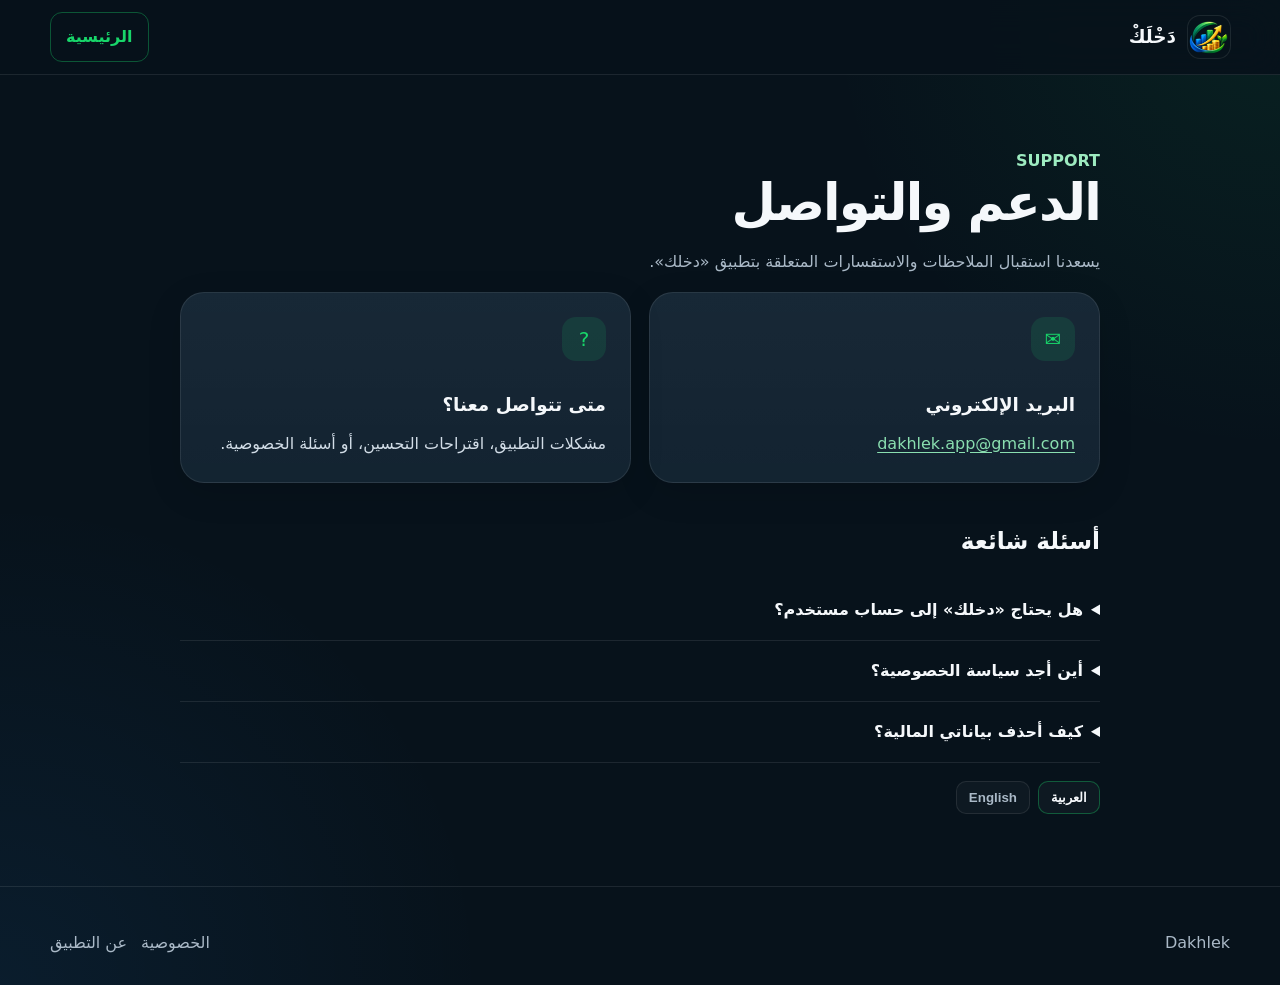
<file: support.html>
<!doctype html><html lang="ar" dir="rtl"><head><meta charset="utf-8"><meta name="viewport" content="width=device-width, initial-scale=1"><meta name="description" content="دعم وتواصل تطبيق دخلك."><title>دعم دخلك</title><link rel="icon" href="assets/logo.png"><link rel="stylesheet" href="styles.css"></head><body><header class="nav"><div class="container nav-inner"><a class="brand" href="index.html"><img src="assets/logo.png" alt="شعار دخلك"><span>دَخْلَكْ</span></a><a class="nav-cta" href="index.html">الرئيسية</a></div></header><main class="article"><div class="kicker">SUPPORT</div><h1>الدعم والتواصل</h1><p class="meta">يسعدنا استقبال الملاحظات والاستفسارات المتعلقة بتطبيق «دخلك».</p><div class="grid-2"><article class="card"><div class="icon">✉</div><h3>البريد الإلكتروني</h3><p><a href="mailto:dakhlek.app@gmail.com">dakhlek.app@gmail.com</a></p></article><article class="card"><div class="icon">?</div><h3>متى تتواصل معنا؟</h3><p>مشكلات التطبيق، اقتراحات التحسين، أو أسئلة الخصوصية.</p></article></div><section class="faq" style="margin-top:28px"><h2>أسئلة شائعة</h2><details><summary>هل يحتاج «دخلك» إلى حساب مستخدم؟</summary><p>النسخة الحالية لا تتطلب إنشاء حساب أو تسجيل دخول لإدارة السجلات المالية.</p></details><details><summary>أين أجد سياسة الخصوصية؟</summary><p><a href="privacy.html">فتح سياسة الخصوصية</a></p></details><details><summary>كيف أحذف بياناتي المالية؟</summary><p>يوفر التطبيق خيار حذف جميع البيانات المالية من قسم البيانات والخصوصية داخل التطبيق.</p></details></section><div class="lang-switch"><button class="lang-btn" data-set-lang="ar" onclick="setLang('ar')">العربية</button><button class="lang-btn" data-set-lang="en" onclick="setLang('en')">English</button></div></main><footer class="footer"><div class="container footer-grid"><span>Dakhlek</span><div class="footer-links"><a href="privacy.html">الخصوصية</a><a href="about.html">عن التطبيق</a></div></div></footer><script src="script.js"></script></body></html>
</file>
<file: styles.css>
:root{
  --bg:#07121b;--bg-soft:#0d1b27;--card:#10212f;--card-2:#13293a;--text:#f5f8fb;--muted:#aab9c7;--line:rgba(255,255,255,.09);--green:#18d66a;--green-dark:#0da451;--blue:#2e9cff;--shadow:0 20px 60px rgba(0,0,0,.28);--radius:24px;--max:1180px
}
*{box-sizing:border-box}
html{scroll-behavior:smooth;scroll-padding-top:88px}
body{margin:0;background:radial-gradient(circle at top right,rgba(24,214,106,.08),transparent 28%),radial-gradient(circle at bottom left,rgba(46,156,255,.08),transparent 30%),var(--bg);color:var(--text);font-family:system-ui,-apple-system,"Segoe UI",Tahoma,Arial,sans-serif;line-height:1.75;overflow-x:hidden}
a{color:inherit;text-decoration:none}img{max-width:100%;display:block}.container{width:min(var(--max),calc(100% - 40px));margin:auto}
.nav{position:sticky;top:0;z-index:30;backdrop-filter:blur(18px);background:rgba(7,18,27,.88);border-bottom:1px solid var(--line)}
.nav-inner{min-height:74px;display:flex;align-items:center;justify-content:space-between;gap:18px}.brand{display:flex;align-items:center;gap:12px;font-weight:800}.brand img{width:42px;height:42px;border-radius:12px;object-fit:cover;box-shadow:0 0 0 1px var(--line)}.brand span{font-size:1.15rem}
.nav-links{display:flex;align-items:center;gap:20px;color:var(--muted);font-weight:650}.nav-links a:hover{color:var(--text)}.nav-cta{padding:10px 15px;border:1px solid rgba(24,214,106,.35);border-radius:12px;color:var(--green);font-weight:800}.menu-toggle{display:none;background:rgba(255,255,255,.04);border:1px solid var(--line);color:var(--text);border-radius:12px;width:44px;height:44px;font-size:1.2rem;cursor:pointer}
.hero{padding:70px 0 44px}.hero-grid{display:grid;grid-template-columns:1.05fr .95fr;gap:46px;align-items:center}.eyebrow{display:inline-flex;gap:8px;align-items:center;color:#9debc0;font-weight:800;font-size:.95rem;margin-bottom:14px}.dot{width:9px;height:9px;background:var(--green);border-radius:50%;box-shadow:0 0 20px rgba(24,214,106,.75)}
h1{font-size:clamp(2.5rem,5vw,4.8rem);line-height:1.08;margin:0 0 18px;letter-spacing:-.035em}.lead{font-size:1.2rem;color:var(--muted);max-width:680px;margin:0 0 26px}.actions{display:flex;flex-wrap:wrap;gap:12px;margin-top:22px}.btn{display:inline-flex;align-items:center;justify-content:center;padding:13px 18px;border-radius:14px;border:1px solid var(--line);font-weight:800}.btn-primary{background:linear-gradient(135deg,var(--green),#11bc5a);color:#03210f;border:none;box-shadow:0 10px 26px rgba(24,214,106,.18)}.btn-ghost{background:rgba(255,255,255,.03);color:var(--text)}
.hero-visual{display:grid;grid-template-columns:1fr 1fr;gap:16px;align-items:end}.phone{background:#081018;border-radius:30px;padding:9px;box-shadow:var(--shadow);border:1px solid rgba(255,255,255,.08)}.phone img{border-radius:23px;width:100%;height:100%;object-fit:cover}.phone.small{transform:translateY(34px);opacity:.96}.hero-showcase{position:relative;padding:30px 0 8px}.hero-logo-mark{position:absolute;top:-12px;right:50%;transform:translateX(50%);z-index:4;width:100px;filter:drop-shadow(0 18px 28px rgba(0,0,0,.32));pointer-events:none}.hero-logo-mark img{width:100%;height:auto}.phone-main{transform:translateY(6px)}
.section{padding:72px 0;scroll-margin-top:88px}.section-title{font-size:2rem;line-height:1.2;margin:14px 0 10px}.section-lead{color:var(--muted);max-width:760px;margin:0 0 28px}.grid-3{display:grid;grid-template-columns:repeat(3,1fr);gap:18px}.grid-2{display:grid;grid-template-columns:repeat(2,1fr);gap:18px}.card{background:linear-gradient(180deg,rgba(255,255,255,.03),rgba(255,255,255,.01)),var(--card);border:1px solid var(--line);border-radius:var(--radius);padding:24px;box-shadow:0 10px 35px rgba(0,0,0,.12)}.card h3{margin:0 0 8px;font-size:1.15rem}.card p{margin:0;color:var(--muted)}.icon{width:44px;height:44px;border-radius:14px;display:grid;place-items:center;background:rgba(24,214,106,.12);color:var(--green);font-size:1.25rem;margin-bottom:15px}.tag{display:inline-block;padding:5px 10px;border-radius:999px;background:rgba(46,156,255,.1);color:#9bcfff;font-size:.8rem;font-weight:800}.note{background:linear-gradient(135deg,rgba(24,214,106,.10),rgba(46,156,255,.08));border:1px solid rgba(24,214,106,.18);border-radius:20px;padding:18px 20px;color:#d8efe2}
.feature-showcase{display:grid;gap:22px;margin-top:30px}.showcase-row{display:grid;grid-template-columns:1fr .8fr;align-items:center;gap:38px;padding:26px 34px;background:linear-gradient(135deg,rgba(24,214,106,.055),rgba(46,156,255,.035));border:1px solid var(--line);border-radius:30px;min-height:470px}.showcase-row.reverse{grid-template-columns:.8fr 1fr}.showcase-row.reverse .showcase-copy{order:2}.showcase-row.reverse .app-shot{order:1}.showcase-copy h3{font-size:clamp(1.65rem,3vw,2.5rem);line-height:1.2;margin:14px 0 12px}.showcase-copy p{color:var(--muted);font-size:1.06rem;margin:0;max-width:580px}.app-shot{margin:0;justify-self:center;width:min(100%,390px);background:#081018;padding:9px;border:1px solid var(--line);border-radius:30px;box-shadow:var(--shadow)}.app-shot img{border-radius:22px;width:100%;height:auto}
.screens-grid{display:grid;grid-template-columns:repeat(4,minmax(0,1fr));gap:14px;margin-top:24px}.screen-card{margin:0;background:var(--card);border:1px solid var(--line);border-radius:24px;padding:8px;overflow:hidden;box-shadow:0 14px 40px rgba(0,0,0,.18)}.screen-card img{width:100%;border-radius:18px;aspect-ratio:9/20;object-fit:cover;object-position:top}.screen-card figcaption{text-align:center;padding:12px 8px 8px;font-weight:800;color:#dce8f1}.support-section{padding-top:54px;padding-bottom:78px}
.footer{padding:42px 0 28px;border-top:1px solid var(--line);color:var(--muted)}.footer-grid{display:flex;justify-content:space-between;gap:20px;align-items:flex-start}.footer-links{display:flex;flex-wrap:wrap;gap:14px}.footer-links a:hover{color:var(--text)}.lang-switch{display:flex;gap:8px;margin-top:18px}.lang-btn{cursor:pointer;padding:8px 12px;border-radius:10px;background:rgba(255,255,255,.03);border:1px solid var(--line);color:var(--muted);font-weight:800}.lang-btn.active{color:var(--text);border-color:rgba(24,214,106,.35)}[hidden]{display:none!important}.small{font-size:.92rem;color:var(--muted)}
.article{max-width:920px;margin:0 auto;padding:72px 0}.article h1{font-size:clamp(2.2rem,4vw,3.4rem)}.article h2{margin-top:38px;font-size:1.45rem}.article h3{margin-top:28px}.article p,.article li{color:#d2dde7}.article .meta{color:var(--muted)}.article ul{padding-right:22px}.article a{color:#8adfb0;text-decoration:underline;text-underline-offset:3px}.kicker{color:#9debc0;font-weight:800}.faq details{border-bottom:1px solid var(--line);padding:16px 0}.faq summary{cursor:pointer;font-weight:800}
@media(max-width:900px){
  .hero-grid,.grid-2{grid-template-columns:1fr}.hero-visual{max-width:620px;margin:auto}.grid-3{grid-template-columns:1fr 1fr}.menu-toggle{display:block;order:1}.nav-links{display:none;position:absolute;top:74px;right:12px;left:12px;padding:10px;background:rgba(7,18,27,.98);border:1px solid var(--line);border-radius:18px;box-shadow:var(--shadow);flex-direction:column;align-items:stretch;gap:4px}.nav-links.open{display:flex}.nav-links a{padding:11px 12px;border-radius:10px}.nav-links a:hover{background:rgba(255,255,255,.04)}.showcase-row,.showcase-row.reverse{grid-template-columns:1fr;gap:26px;min-height:0}.showcase-row.reverse .showcase-copy,.showcase-row.reverse .app-shot{order:initial}.screens-grid{grid-template-columns:repeat(2,1fr)}.hero-logo-mark{width:88px;top:-6px}
}
@media(max-width:600px){
  .container{width:min(var(--max),calc(100% - 24px))}.nav-inner{min-height:68px}.nav-links{top:68px}.hero{padding-top:48px}.hero-grid{gap:28px}.grid-3{grid-template-columns:1fr}.hero-visual{grid-template-columns:1fr 1fr;gap:10px}.phone.small{transform:translateY(18px)}.hero-logo-mark{width:76px;top:-5px}.section{padding:58px 0}.section-title{font-size:1.8rem}.lead{font-size:1.06rem}.showcase-row{padding:20px;border-radius:24px}.app-shot{width:min(100%,330px)}.screens-grid{grid-template-columns:repeat(2,1fr);gap:10px}.screen-card{border-radius:18px;padding:6px}.screen-card img{border-radius:13px}.screen-card figcaption{font-size:.86rem;padding:9px 4px 5px}.footer-grid{flex-direction:column}.article{padding:50px 0}
}
</file>
